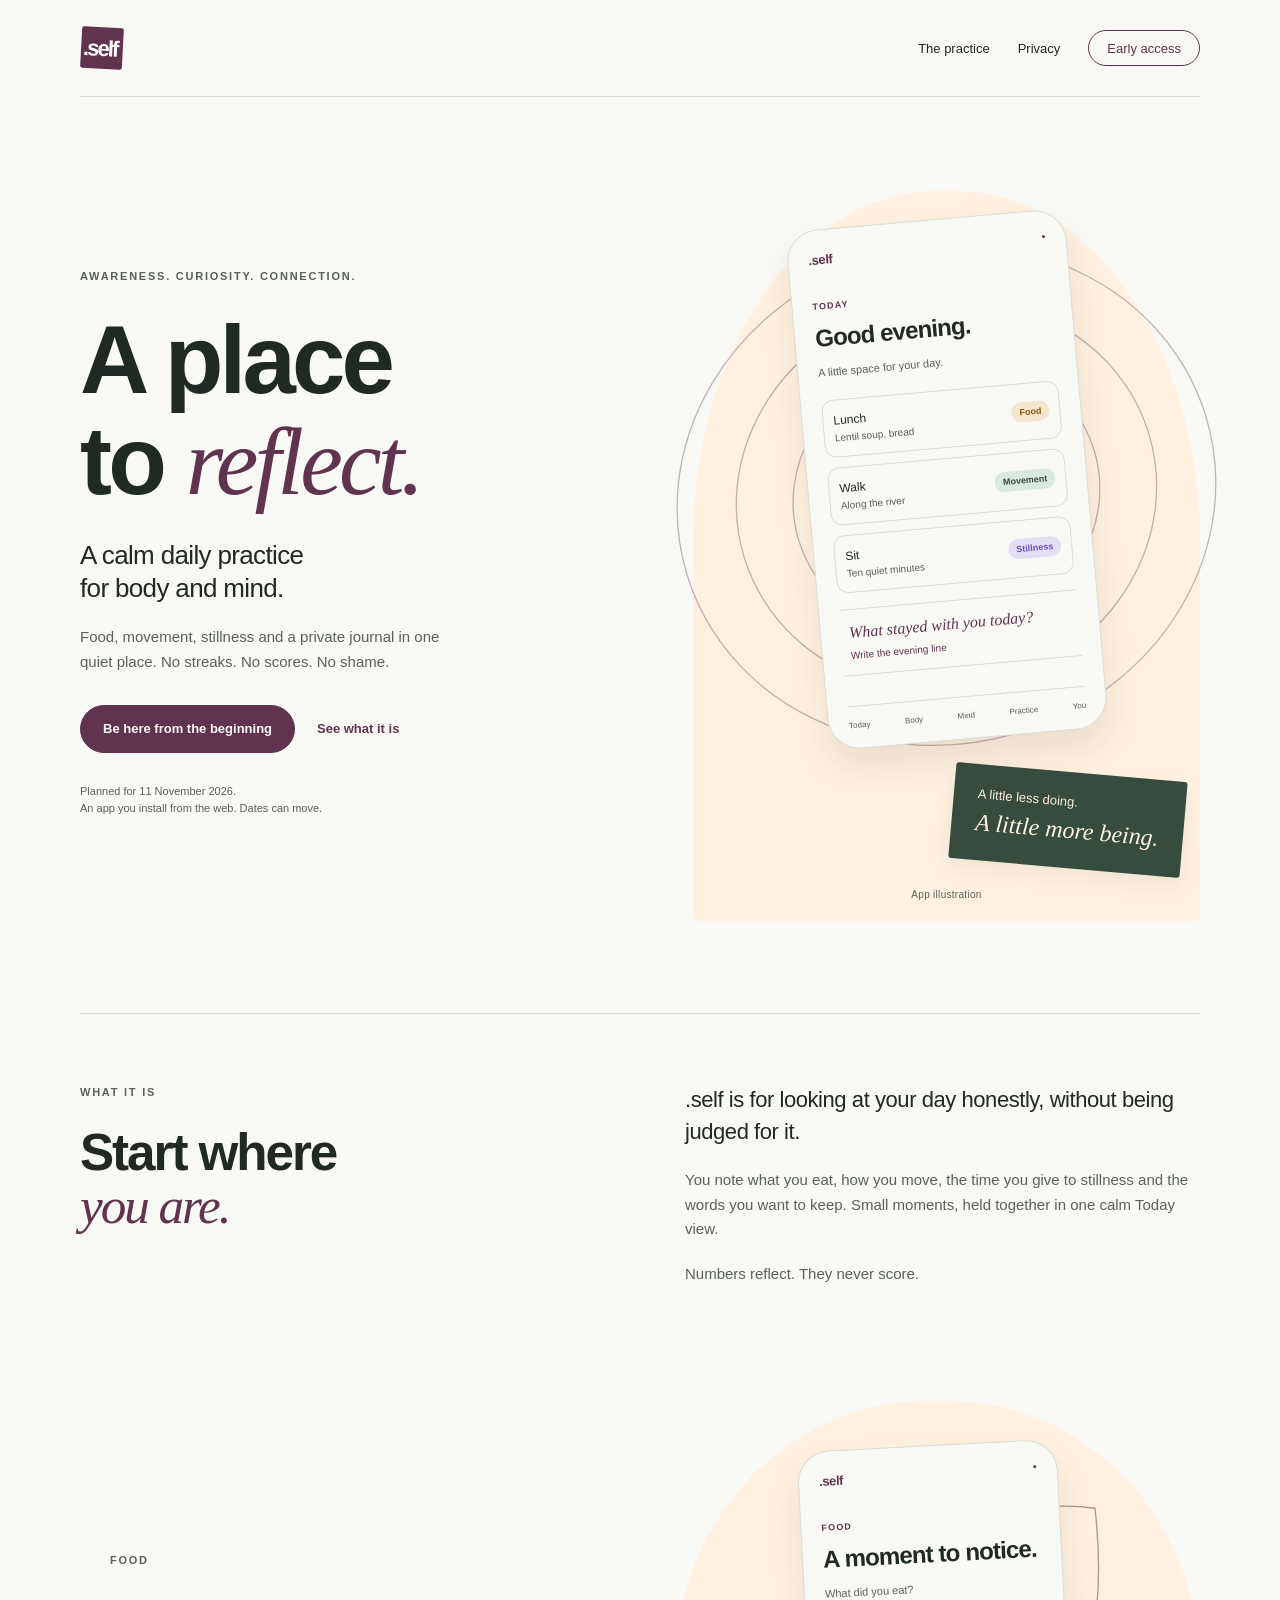
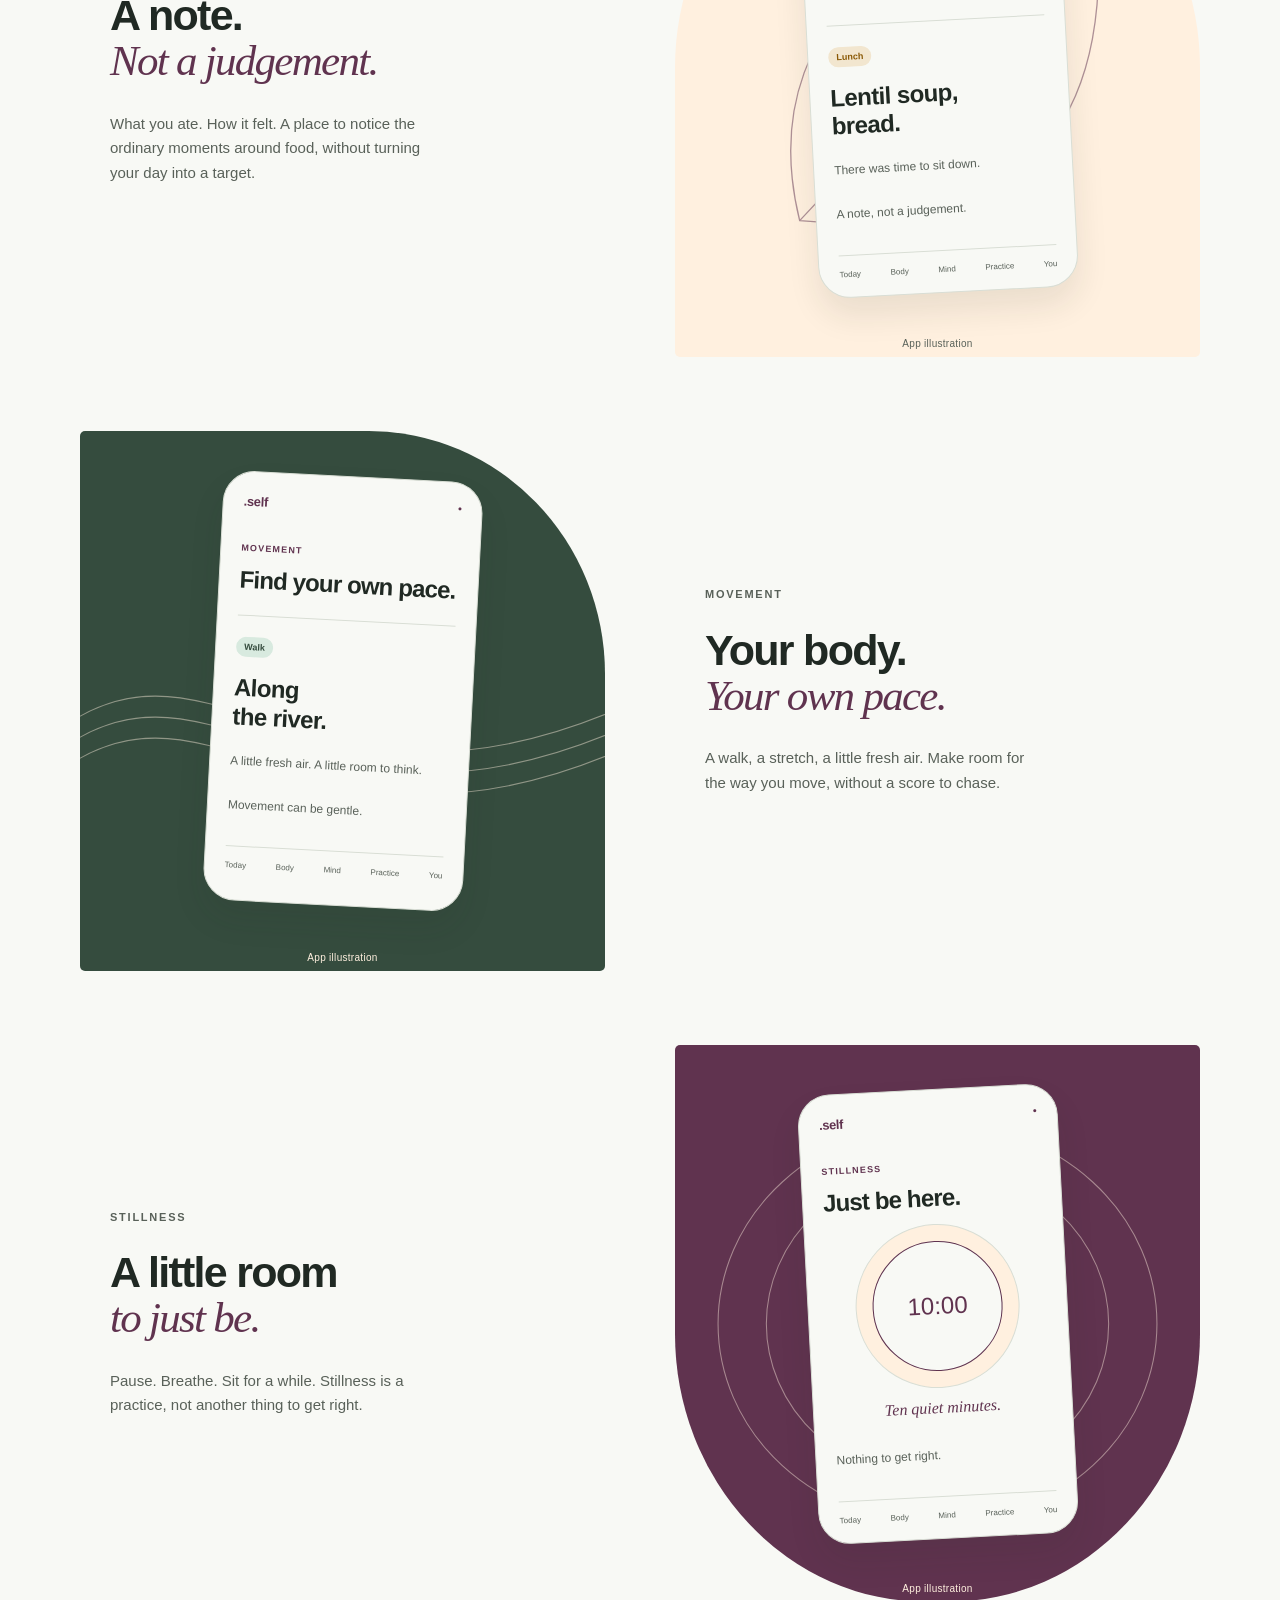
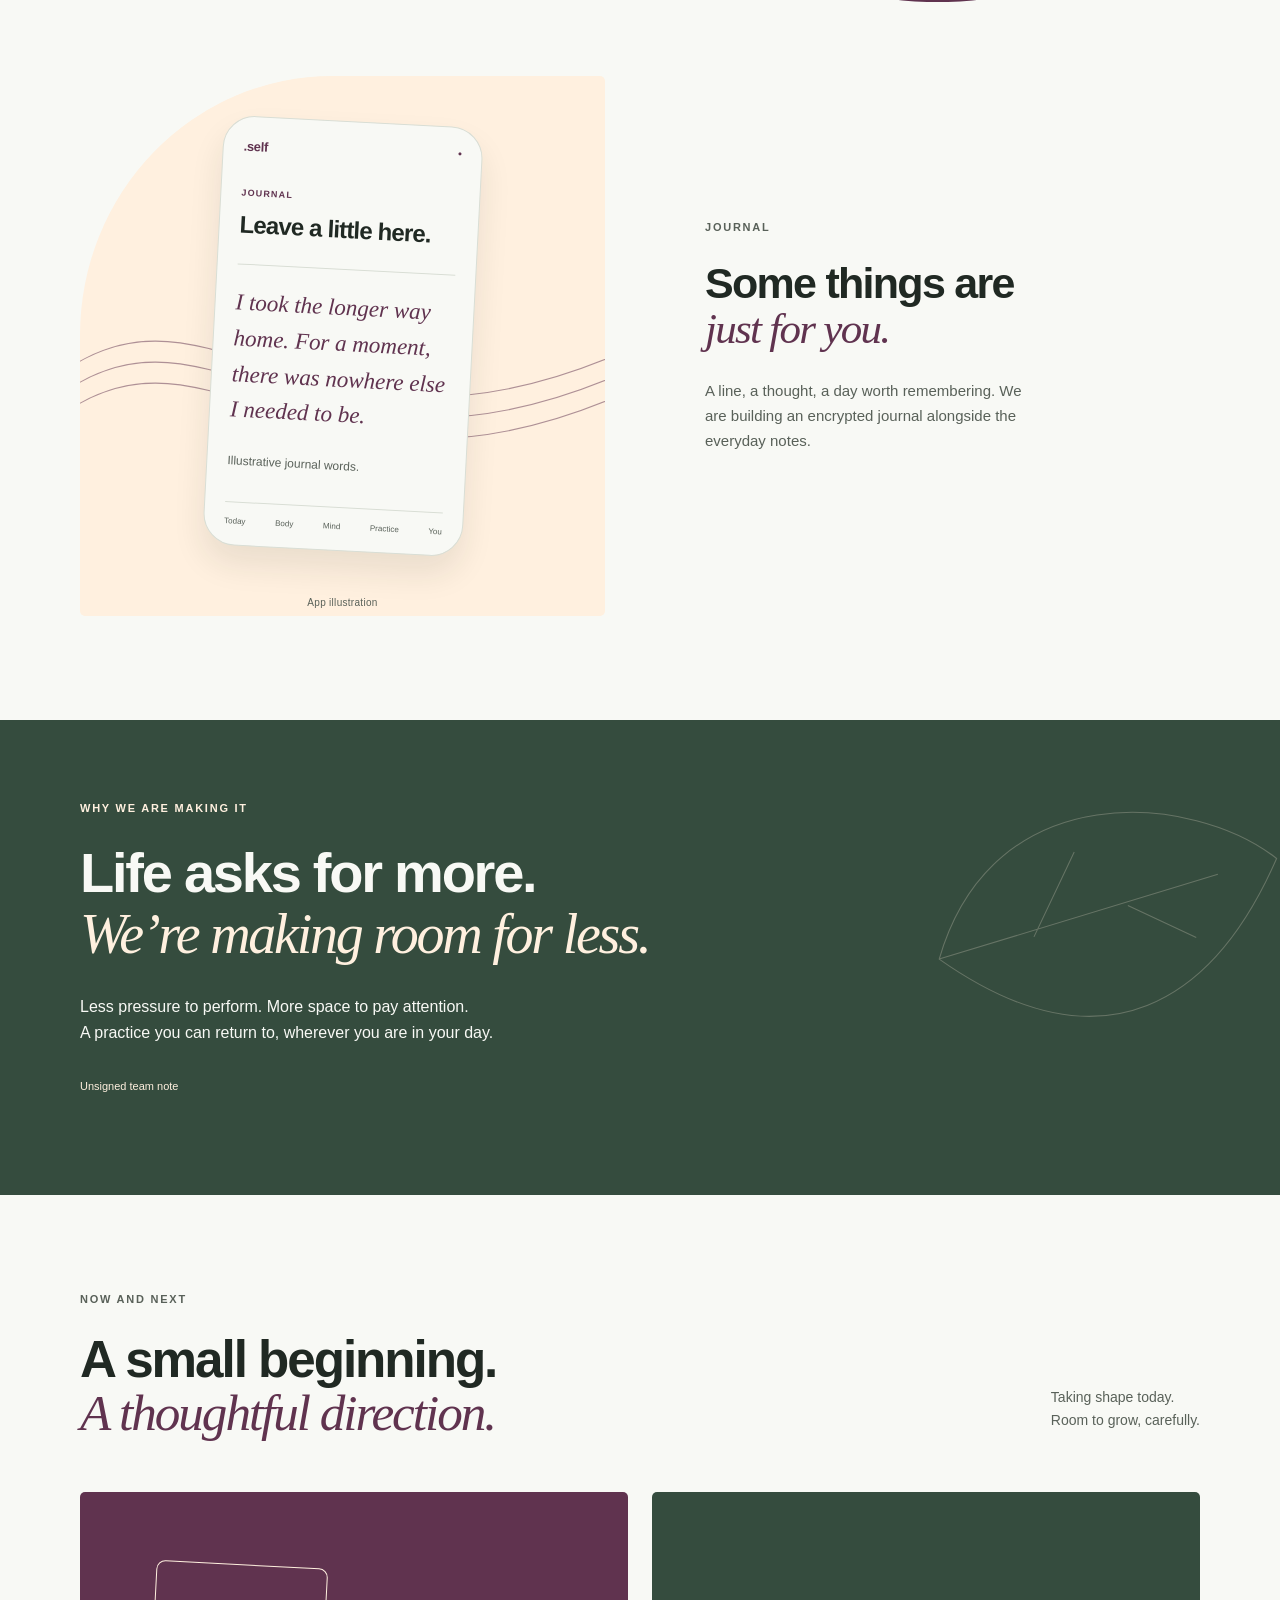
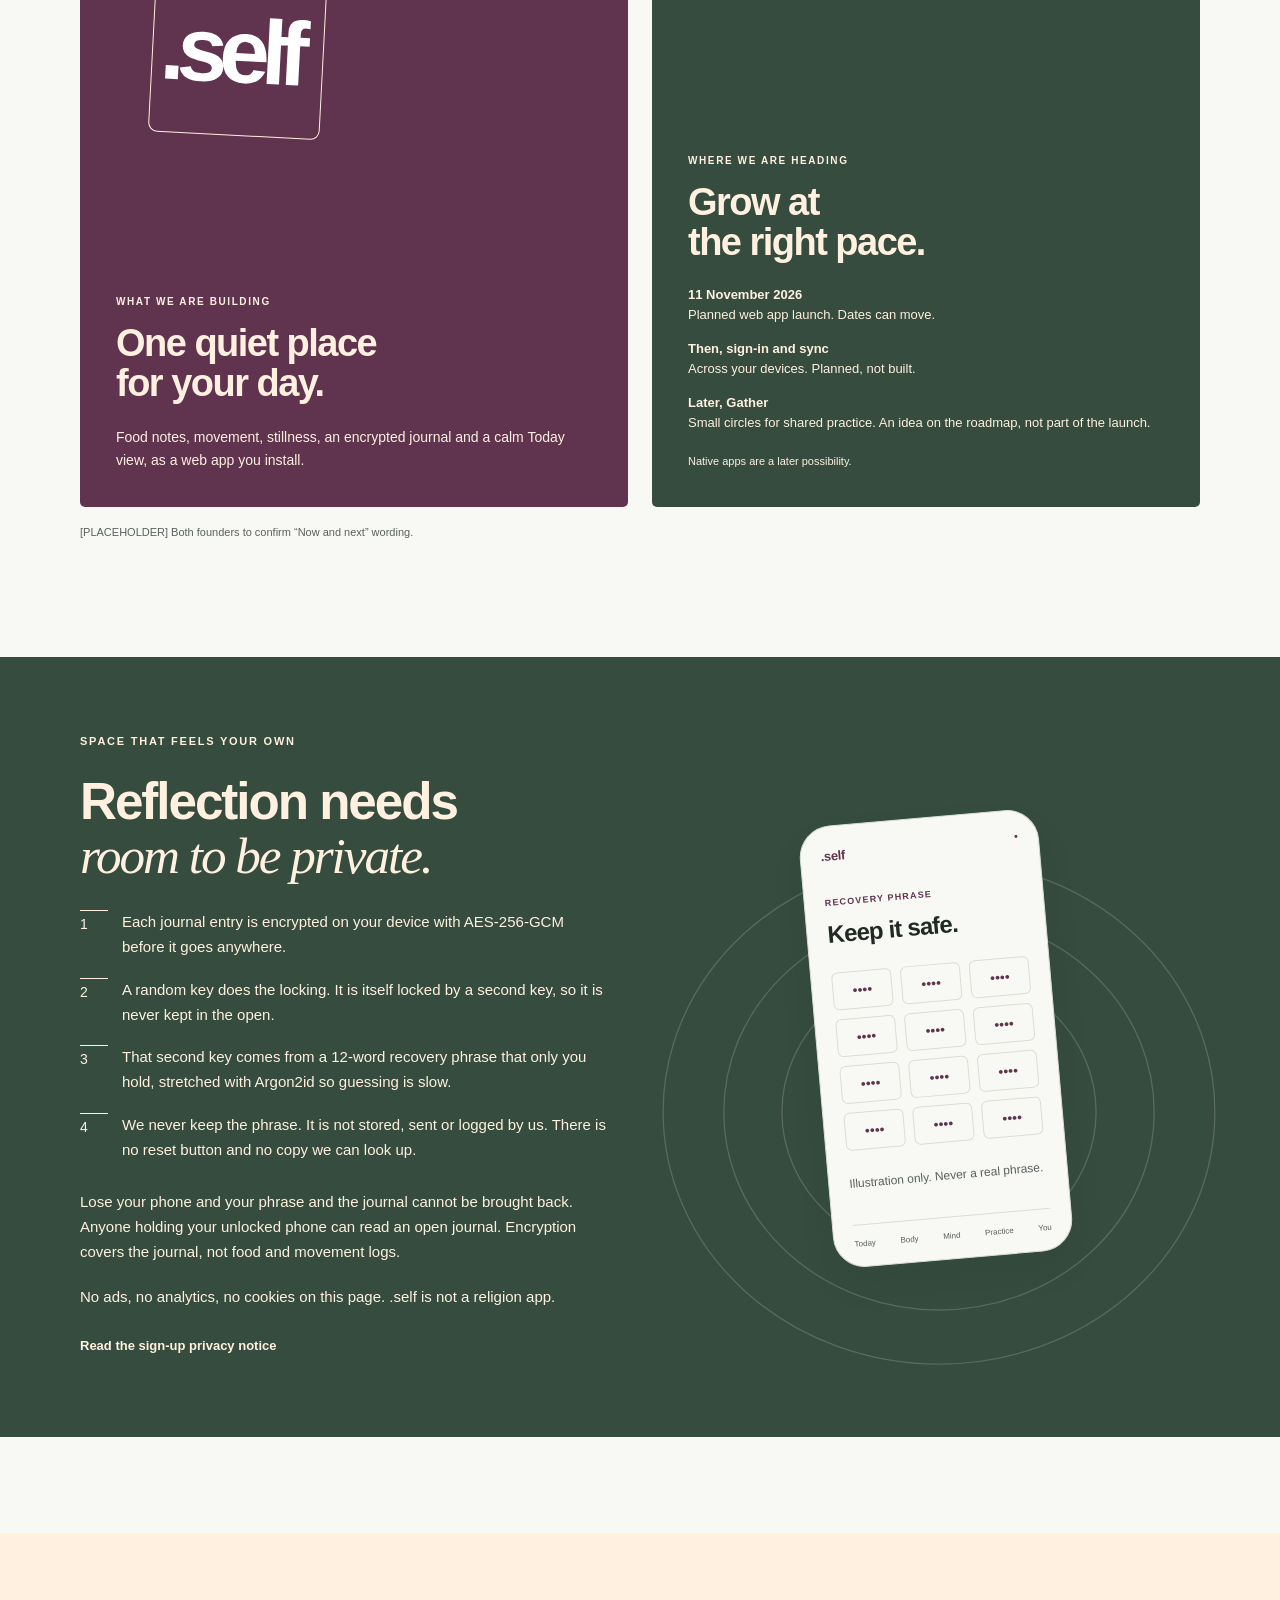
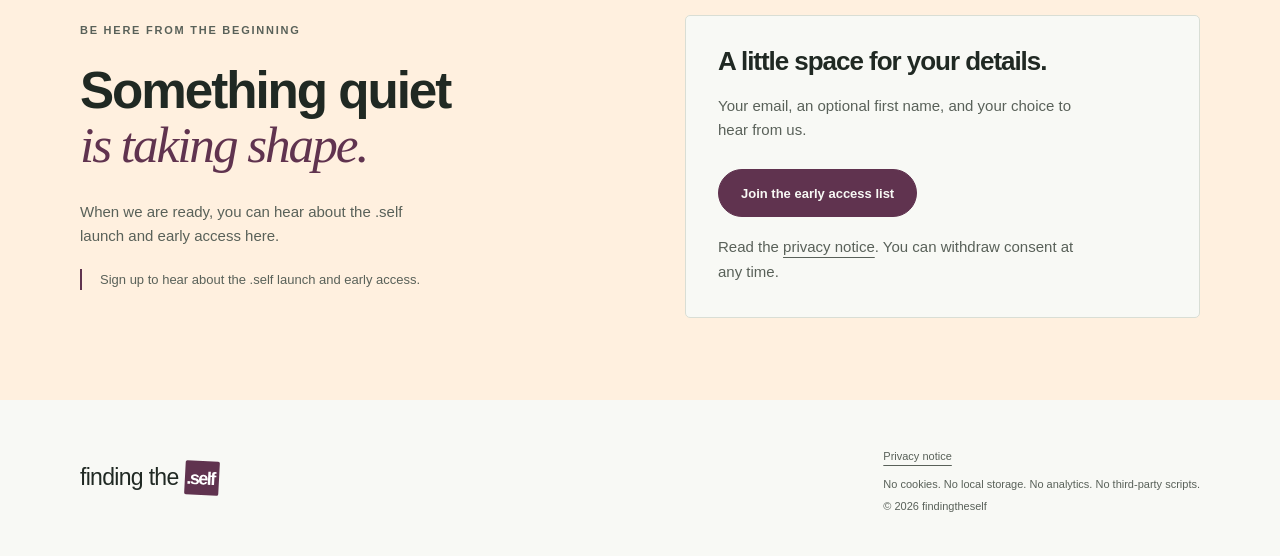
<file: index.html>
<!doctype html>
<html lang="en-GB"><head><meta charset="utf-8"><meta name="viewport" content="width=device-width, initial-scale=1"><meta name="robots" content="noindex, nofollow"><meta http-equiv="Content-Security-Policy" content="default-src 'none'; style-src 'self'; img-src 'self' data:; form-action 'self'; connect-src 'self'; base-uri 'none'; script-src 'none'"><title>.self | A place to reflect</title><meta name="description" content="A calm daily practice for body and mind. Food, movement, stillness and a journal. Planned web app launch on 11 November 2026."><!-- BEGIN CANONICAL_ORIGIN --><link rel="canonical" href="https://findingtheself.app/"><meta property="og:url" content="https://findingtheself.app/"><meta property="og:image" content="https://findingtheself.app/assets/og.png"><meta name="twitter:image" content="https://findingtheself.app/assets/og.png"><!-- END CANONICAL_ORIGIN -->
<meta property="og:type" content="website"><meta property="og:title" content=".self | A place to reflect"><meta property="og:description" content="A calm daily practice for body and mind. Food, movement, stillness and a journal. Planned web app launch on 11 November 2026."><meta property="og:image:width" content="1200"><meta property="og:image:height" content="630"><meta property="og:image:alt" content=".self. A place to reflect."><meta name="twitter:card" content="summary_large_image"><meta name="twitter:title" content=".self | A place to reflect"><meta name="twitter:description" content="A calm daily practice for body and mind. Food, movement, stillness and a journal. Planned web app launch on 11 November 2026."><link rel="icon" href="assets/favicon.svg" type="image/svg+xml"><link rel="icon" href="assets/favicon.png" sizes="32x32"><link rel="apple-touch-icon" href="assets/touch-icon.png"><meta name="theme-color" content="#60334F"><link rel="stylesheet" href="style.css"></head><body>
<a class="skip" href="#main">Skip to content</a>
<header class="header wrap"><a class="logo" href="index.html" aria-label=".self home"><img src="assets/badge-slant.svg" alt=".self" width="44" height="44"></a><nav aria-label="Main"><a href="index.html#practice">The practice</a><a href="index.html#privacy">Privacy</a><a class="nav-cta" href="index.html#early-access">Early access </a></nav></header>
<main id="main" tabindex="-1">
<section class="hero wrap" aria-labelledby="hero-title"><div class="hero-copy"><p class="eyebrow">Awareness. Curiosity. Connection.</p><h1 id="hero-title">A place<br>to <em>reflect.</em></h1><p class="hero-lead">A calm daily practice<br>for body and mind.</p><p class="hero-description">Food, movement, stillness and a private journal in one quiet place. No streaks. No scores. No shame.</p><div class="actions"><a class="button" href="#early-access">Be here from the beginning </a><a class="text-link" href="#practice">See what it is </a></div><p class="launch-note">Planned for 11 November 2026.<br>An app you install from the web. Dates can move.</p></div><div class="hero-art"><svg class="zen rings" viewBox="0 0 500 500" aria-hidden="true"><ellipse cx="250" cy="250" rx="209" ry="191"/><ellipse cx="250" cy="250" rx="163" ry="150"/><ellipse cx="250" cy="250" rx="119" ry="109"/><ellipse cx="250" cy="250" rx="74" ry="69"/></svg><div class="phone today-phone" role="img" aria-label="Today: lunch of lentil soup and bread, a walk along the river, ten quiet minutes, and a prompt to write. Illustrative app screen, not a working app."><div class="phone-top"><span>.self</span><span aria-hidden="true">●</span></div><p class="screen-label">TODAY</p><p class="screen-title">Good evening.</p><p class="screen-intro">A little space for your day.</p><div class="entry"><div>Lunch<small>Lentil soup, bread</small></div><span class="badge food">Food</span></div><div class="entry"><div>Walk<small>Along the river</small></div><span class="badge movement">Movement</span></div><div class="entry"><div>Sit<small>Ten quiet minutes</small></div><span class="badge stillness">Stillness</span></div><div class="journal-prompt">What stayed with you today?<small>Write the evening line</small></div><div class="phone-nav" aria-hidden="true"><span>Today</span><span>Body</span><span>Mind</span><span>Practice</span><span>You</span></div></div><div class="floating-note"><span>A little less doing.</span><em>A little more being.</em></div><span class="illustration-label">App illustration</span></div></section>
<section class="intro wrap" id="practice" aria-labelledby="intro-title"><div><p class="eyebrow">What it is</p><h2 id="intro-title">Start where<br><em>you are.</em></h2></div><div class="intro-copy"><p>.self is for looking at your day honestly, without being judged for it.</p><p>You note what you eat, how you move, the time you give to stillness and the words you want to keep. Small moments, held together in one calm Today view.</p><p class="quiet">Numbers reflect. They never score.</p></div></section>
<section class="features wrap" aria-label="Four parts of the practice"><article class="feature food-row"><div class="feature-copy"><p class="eyebrow">Food</p><h3>A note.<br><em>Not a judgement.</em></h3><p>What you ate. How it felt. A place to notice the ordinary moments around food, without turning your day into a target.</p></div><div class="screen-field"><svg class="zen leaf" viewBox="0 0 400 400" aria-hidden="true"><path d="M95 308C52 134 223 56 320 70c16 142-37 255-225 238Z"/><path d="M95 308 280 110M161 246l-7-87m68 18 70-6"/></svg><div class="phone " role="img" aria-label="Food notes: lentil soup and bread, with a note that there was time to sit down. Illustrative app screen, not a working app."><div class="phone-top"><span>.self</span><span aria-hidden="true">●</span></div><p class="screen-label">FOOD</p><p class="screen-title">A moment to notice.</p><p class="screen-intro">What did you eat?</p><div class="screen-card"><span class="badge food">Lunch</span><p class="screen-subtitle">Lentil soup,<br>bread.</p><p>There was time to sit down.</p></div><p class="screen-foot">A note, not a judgement.</p><div class="phone-nav" aria-hidden="true"><span>Today</span><span>Body</span><span>Mind</span><span>Practice</span><span>You</span></div></div><span class="illustration-label">App illustration</span></div></article><article class="feature movement-row"><div class="feature-copy"><p class="eyebrow">Movement</p><h3>Your body.<br><em>Your own pace.</em></h3><p>A walk, a stretch, a little fresh air. Make room for the way you move, without a score to chase.</p></div><div class="screen-field"><svg class="zen horizon" viewBox="0 0 500 400" aria-hidden="true"><path d="M-30 235c160-130 250 115 570-40M-30 255c160-130 250 115 570-40M-30 275c160-130 250 115 570-40"/><circle cx="320" cy="128" r="52"/></svg><div class="phone " role="img" aria-label="Movement notes: a walk along the river and a note about fresh air. Illustrative app screen, not a working app."><div class="phone-top"><span>.self</span><span aria-hidden="true">●</span></div><p class="screen-label">MOVEMENT</p><p class="screen-title">Find your own pace.</p><div class="screen-card"><span class="badge movement">Walk</span><p class="screen-subtitle">Along<br>the river.</p><p>A little fresh air. A little room to think.</p></div><p class="screen-foot">Movement can be gentle.</p><div class="phone-nav" aria-hidden="true"><span>Today</span><span>Body</span><span>Mind</span><span>Practice</span><span>You</span></div></div><span class="illustration-label">App illustration</span></div></article><article class="feature stillness-row"><div class="feature-copy"><p class="eyebrow">Stillness</p><h3>A little room<br><em>to just be.</em></h3><p>Pause. Breathe. Sit for a while. Stillness is a practice, not another thing to get right.</p></div><div class="screen-field"><svg class="zen rings" viewBox="0 0 500 500" aria-hidden="true"><ellipse cx="250" cy="250" rx="209" ry="191"/><ellipse cx="250" cy="250" rx="163" ry="150"/><ellipse cx="250" cy="250" rx="119" ry="109"/><ellipse cx="250" cy="250" rx="74" ry="69"/></svg><div class="phone " role="img" aria-label="Stillness: a quiet breathing circle and ten quiet minutes. Illustrative app screen, not a working app."><div class="phone-top"><span>.self</span><span aria-hidden="true">●</span></div><p class="screen-label">STILLNESS</p><p class="screen-title">Just be here.</p><div class="screen-breath" aria-hidden="true"><span>10:00</span></div><p class="screen-centre">Ten quiet minutes.</p><p class="screen-foot">Nothing to get right.</p><div class="phone-nav" aria-hidden="true"><span>Today</span><span>Body</span><span>Mind</span><span>Practice</span><span>You</span></div></div><span class="illustration-label">App illustration</span></div></article><article class="feature journal-row"><div class="feature-copy"><p class="eyebrow">Journal</p><h3>Some things are<br><em>just for you.</em></h3><p>A line, a thought, a day worth remembering. We are building an encrypted journal alongside the everyday notes.</p></div><div class="screen-field"><svg class="zen horizon" viewBox="0 0 500 400" aria-hidden="true"><path d="M-30 235c160-130 250 115 570-40M-30 255c160-130 250 115 570-40M-30 275c160-130 250 115 570-40"/><circle cx="320" cy="128" r="52"/></svg><div class="phone " role="img" aria-label="Journal: an illustrative reflection about taking a slower walk home. Illustrative app screen, not a working app."><div class="phone-top"><span>.self</span><span aria-hidden="true">●</span></div><p class="screen-label">JOURNAL</p><p class="screen-title">Leave a little here.</p><div class="journal-lines"><p>I took the longer way home. For a moment, there was nowhere else I needed to be.</p></div><p class="screen-foot">Illustrative journal words.</p><div class="phone-nav" aria-hidden="true"><span>Today</span><span>Body</span><span>Mind</span><span>Practice</span><span>You</span></div></div><span class="illustration-label">App illustration</span></div></article></section>
<section class="why" aria-labelledby="why-title"><div class="wrap why-inner"><p class="eyebrow">Why we are making it</p><h2 id="why-title">Life asks for more.<br><em>We’re making room for less.</em></h2><p>Less pressure to perform. More space to pay attention.<br>A practice you can return to, wherever you are in your day.</p><p class="team-note">Unsigned team note</p><svg class="zen leaf" viewBox="0 0 400 400" aria-hidden="true"><path d="M95 308C52 134 223 56 320 70c16 142-37 255-225 238Z"/><path d="M95 308 280 110M161 246l-7-87m68 18 70-6"/></svg></div></section>
<section class="now-next wrap" id="launch" aria-labelledby="next-title"><div class="section-heading"><div><p class="eyebrow">Now and next</p><h2 id="next-title">A small beginning.<br><em>A thoughtful direction.</em></h2></div><p>Taking shape today.<br>Room to grow, carefully.</p></div><div class="tiles"><article class="tile plum"><img class="tile-badge" src="assets/badge-slant-outline.svg" alt=".self" width="180" height="180"><div><p class="eyebrow">What we are building</p><h3>One quiet place<br>for your day.</h3><p>Food notes, movement, stillness, an encrypted journal and a calm Today view, as a web app you install.</p></div></article><article class="tile forest tile-text-only"><!-- Restore a tile badge here if founders prefer both. --><div><p class="eyebrow">Where we are heading</p><h3>Grow at<br>the right pace.</h3><ul><li><strong>11 November 2026</strong><br>Planned web app launch. Dates can move.</li><li><strong>Then, sign-in and sync</strong><br>Across your devices. Planned, not built.</li><li><strong>Later, Gather</strong><br>Small circles for shared practice. An idea on the roadmap, not part of the launch.</li></ul><p class="tile-small">Native apps are a later possibility.</p></div></article></div><p class="approval-note">[PLACEHOLDER] Both founders to confirm “Now and next” wording.</p></section>
<section class="privacy-band" id="privacy" aria-labelledby="privacy-title"><div class="privacy-section wrap"><div class="privacy-art"><svg class="zen rings" viewBox="0 0 500 500" aria-hidden="true"><ellipse cx="250" cy="250" rx="209" ry="191"/><ellipse cx="250" cy="250" rx="163" ry="150"/><ellipse cx="250" cy="250" rx="119" ry="109"/><ellipse cx="250" cy="250" rx="74" ry="69"/></svg><div class="phone recovery-phone" role="img" aria-label="Recovery phrase: twelve hidden words represented by dots; no real recovery phrase is shown. Illustrative app screen, not a working app."><div class="phone-top"><span>.self</span><span aria-hidden="true">●</span></div><p class="screen-label">RECOVERY PHRASE</p><p class="screen-title">Keep it safe.</p><div class="phrase-dots" aria-hidden="true"><span>••••</span><span>••••</span><span>••••</span><span>••••</span><span>••••</span><span>••••</span><span>••••</span><span>••••</span><span>••••</span><span>••••</span><span>••••</span><span>••••</span></div><p class="screen-foot">Illustration only. Never a real phrase.</p><div class="phone-nav" aria-hidden="true"><span>Today</span><span>Body</span><span>Mind</span><span>Practice</span><span>You</span></div></div></div><div class="privacy-copy"><p class="eyebrow">Space that feels your own</p><h2 id="privacy-title">Reflection needs<br><em>room to be private.</em></h2><ol class="privacy-steps"><li><p>Each journal entry is encrypted on your device with AES-256-GCM before it goes anywhere.</p></li><li><p>A random key does the locking. It is itself locked by a second key, so it is never kept in the open.</p></li><li><p>That second key comes from a 12-word recovery phrase that only you hold, stretched with Argon2id so guessing is slow.</p></li><li><p>We never keep the phrase. It is not stored, sent or logged by us. There is no reset button and no copy we can look up.</p></li></ol><p>Lose your phone and your phrase and the journal cannot be brought back. Anyone holding your unlocked phone can read an open journal. Encryption covers the journal, not food and movement logs.</p><p>No ads, no analytics, no cookies on this page. .self is not a religion app.</p><a class="text-link" href="privacy.html">Read the sign-up privacy notice </a></div></div></section>
<section class="early-access" id="early-access" aria-labelledby="access-title"><div class="wrap access-inner"><div><p class="eyebrow">Be here from the beginning</p><h2 id="access-title">Something quiet<br><em>is taking shape.</em></h2><p>When we are ready, you can hear about the .self launch and early access here.</p><p class="signup-status" id="signup-status" role="status" aria-live="polite">Sign up to hear about the .self launch and early access.</p></div><div class="form-card"><h3>A little space for your details.</h3><p>Your email, an optional first name, and your choice to hear from us.</p><a class="button" id="signup-open" href="signup.php">Join the early access list</a><p class="form-privacy">Read the <a href="privacy.html">privacy notice</a>. You can withdraw consent at any time.</p><template id="signup-form-template"><form method="post" action="signup.php" aria-describedby="signup-status"><fieldset disabled><legend>Early access</legend><label for="first-name">First name <span>(optional)</span></label><input id="first-name" name="first_name" type="text" autocomplete="given-name" maxlength="80"><label for="email">Email address</label><input id="email" name="email" type="email" autocomplete="email" maxlength="254" required><div class="honeypot" aria-hidden="true"><label for="website">Leave this empty</label><input id="website" name="website" type="text" tabindex="-1" autocomplete="off"></div><input name="time_token" type="hidden" value=""><label class="consent" for="consent"><input id="consent" name="consent" type="checkbox" value="launch-v1" required><span>I agree to receive emails about the .self launch and early access. I can withdraw my consent at any time.</span></label><button class="button" type="submit">Sign-up opens after approval</button></fieldset><p class="form-privacy">Read the <a href="privacy.html">privacy notice</a>. No details are collected while sign-up is closed.</p></form></template></div></div></section>
</main><footer class="footer wrap"><a class="footer-lockup" href="index.html" aria-label="finding the .self home"><span>finding the</span><img src="assets/badge-slant.svg" alt=".self" width="36" height="36"></a><div class="footer-details"><a href="privacy.html">Privacy notice</a><span>No cookies. No local storage. No analytics. No third-party scripts.</span><span>© 2026 findingtheself</span></div></footer></body></html>
</file>
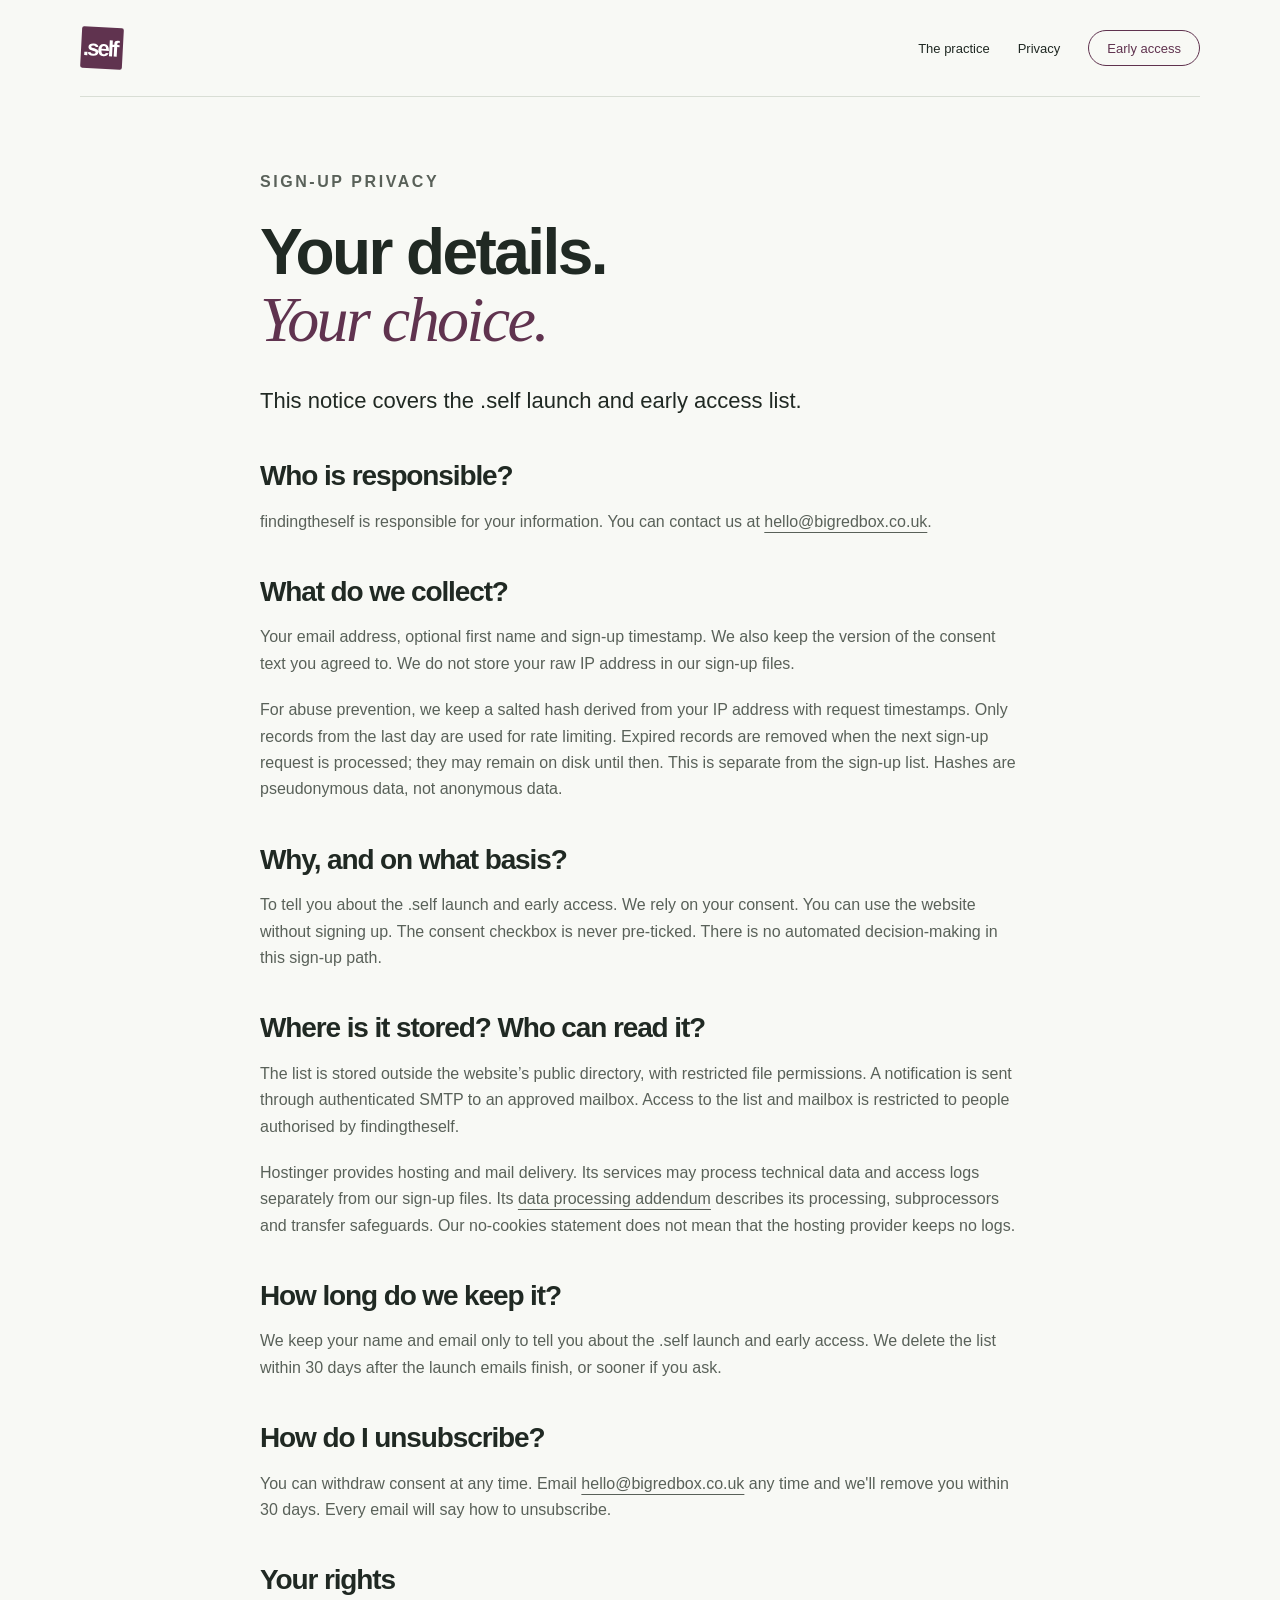
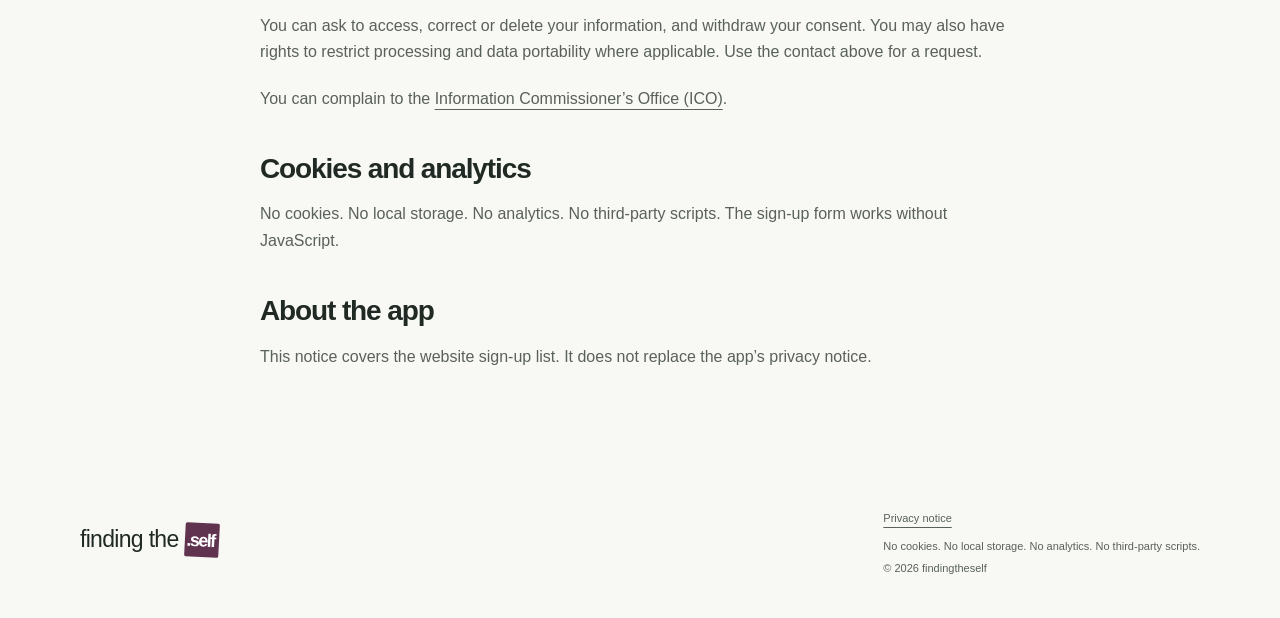
<file: privacy.html>
<!doctype html>
<html lang="en-GB"><head><meta charset="utf-8"><meta name="viewport" content="width=device-width, initial-scale=1"><meta name="robots" content="noindex, nofollow"><meta http-equiv="Content-Security-Policy" content="default-src 'none'; style-src 'self'; img-src 'self' data:; form-action 'self'; connect-src 'self'; base-uri 'none'; script-src 'none'"><title>.self | Sign-up privacy notice</title><meta name="description" content="Privacy notice for the .self launch and early access list."><!-- BEGIN CANONICAL_ORIGIN --><link rel="canonical" href="https://findingtheself.app/privacy.html"><meta property="og:url" content="https://findingtheself.app/privacy.html"><meta property="og:image" content="https://findingtheself.app/assets/og.png"><meta name="twitter:image" content="https://findingtheself.app/assets/og.png"><!-- END CANONICAL_ORIGIN -->
<meta property="og:type" content="website"><meta property="og:title" content=".self | Sign-up privacy notice"><meta property="og:description" content="Privacy notice for the .self launch and early access list."><meta property="og:image:width" content="1200"><meta property="og:image:height" content="630"><meta property="og:image:alt" content=".self. A place to reflect."><meta name="twitter:card" content="summary_large_image"><meta name="twitter:title" content=".self | Sign-up privacy notice"><meta name="twitter:description" content="Privacy notice for the .self launch and early access list."><link rel="icon" href="assets/favicon.svg" type="image/svg+xml"><link rel="icon" href="assets/favicon.png" sizes="32x32"><link rel="apple-touch-icon" href="assets/touch-icon.png"><meta name="theme-color" content="#60334F"><link rel="stylesheet" href="style.css"></head><body>
<a class="skip" href="#main">Skip to content</a>
<header class="header wrap"><a class="logo" href="index.html" aria-label=".self home"><img src="assets/badge-slant.svg" alt=".self" width="44" height="44"></a><nav aria-label="Main"><a href="index.html#practice">The practice</a><a href="index.html#privacy">Privacy</a><a class="nav-cta" href="index.html#early-access">Early access </a></nav></header><main id="main" tabindex="-1" class="document wrap"><p class="eyebrow">Sign-up privacy</p><h1>Your details.<br><em>Your choice.</em></h1><p class="document-lead">This notice covers the .self launch and early access list.</p>
<h2>Who is responsible?</h2><p>findingtheself is responsible for your information. You can contact us at <a href="mailto:hello@bigredbox.co.uk">hello@bigredbox.co.uk</a>.</p>
<h2>What do we collect?</h2><p>Your email address, optional first name and sign-up timestamp. We also keep the version of the consent text you agreed to. We do not store your raw IP address in our sign-up files.</p><p>For abuse prevention, we keep a salted hash derived from your IP address with request timestamps. Only records from the last day are used for rate limiting. Expired records are removed when the next sign-up request is processed; they may remain on disk until then. This is separate from the sign-up list. Hashes are pseudonymous data, not anonymous data.</p>
<h2>Why, and on what basis?</h2><p>To tell you about the .self launch and early access. We rely on your consent. You can use the website without signing up. The consent checkbox is never pre-ticked. There is no automated decision-making in this sign-up path.</p>
<h2>Where is it stored? Who can read it?</h2><p>The list is stored outside the website’s public directory, with restricted file permissions. A notification is sent through authenticated SMTP to an approved mailbox. Access to the list and mailbox is restricted to people authorised by findingtheself.</p><p>Hostinger provides hosting and mail delivery. Its services may process technical data and access logs separately from our sign-up files. Its <a href="https://www.hostinger.com/legal/dpa">data processing addendum</a> describes its processing, subprocessors and transfer safeguards. Our no-cookies statement does not mean that the hosting provider keeps no logs.</p>
<h2>How long do we keep it?</h2><p>We keep your name and email only to tell you about the .self launch and early access. We delete the list within 30 days after the launch emails finish, or sooner if you ask.</p>
<h2>How do I unsubscribe?</h2><p>You can withdraw consent at any time. Email <a href="mailto:hello@bigredbox.co.uk">hello@bigredbox.co.uk</a> any time and we'll remove you within 30 days. Every email will say how to unsubscribe.</p>
<h2>Your rights</h2><p>You can ask to access, correct or delete your information, and withdraw your consent. You may also have rights to restrict processing and data portability where applicable. Use the contact above for a request.</p><p>You can complain to the <a href="https://ico.org.uk/make-a-complaint/">Information Commissioner’s Office (ICO)</a>.</p>
<h2>Cookies and analytics</h2><p>No cookies. No local storage. No analytics. No third-party scripts. The sign-up form works without JavaScript.</p>
<h2>About the app</h2><p>This notice covers the website sign-up list. It does not replace the app’s privacy notice.</p></main><footer class="footer wrap"><a class="footer-lockup" href="index.html" aria-label="finding the .self home"><span>finding the</span><img src="assets/badge-slant.svg" alt=".self" width="36" height="36"></a><div class="footer-details"><a href="privacy.html">Privacy notice</a><span>No cookies. No local storage. No analytics. No third-party scripts.</span><span>© 2026 findingtheself</span></div></footer></body></html>
</file>
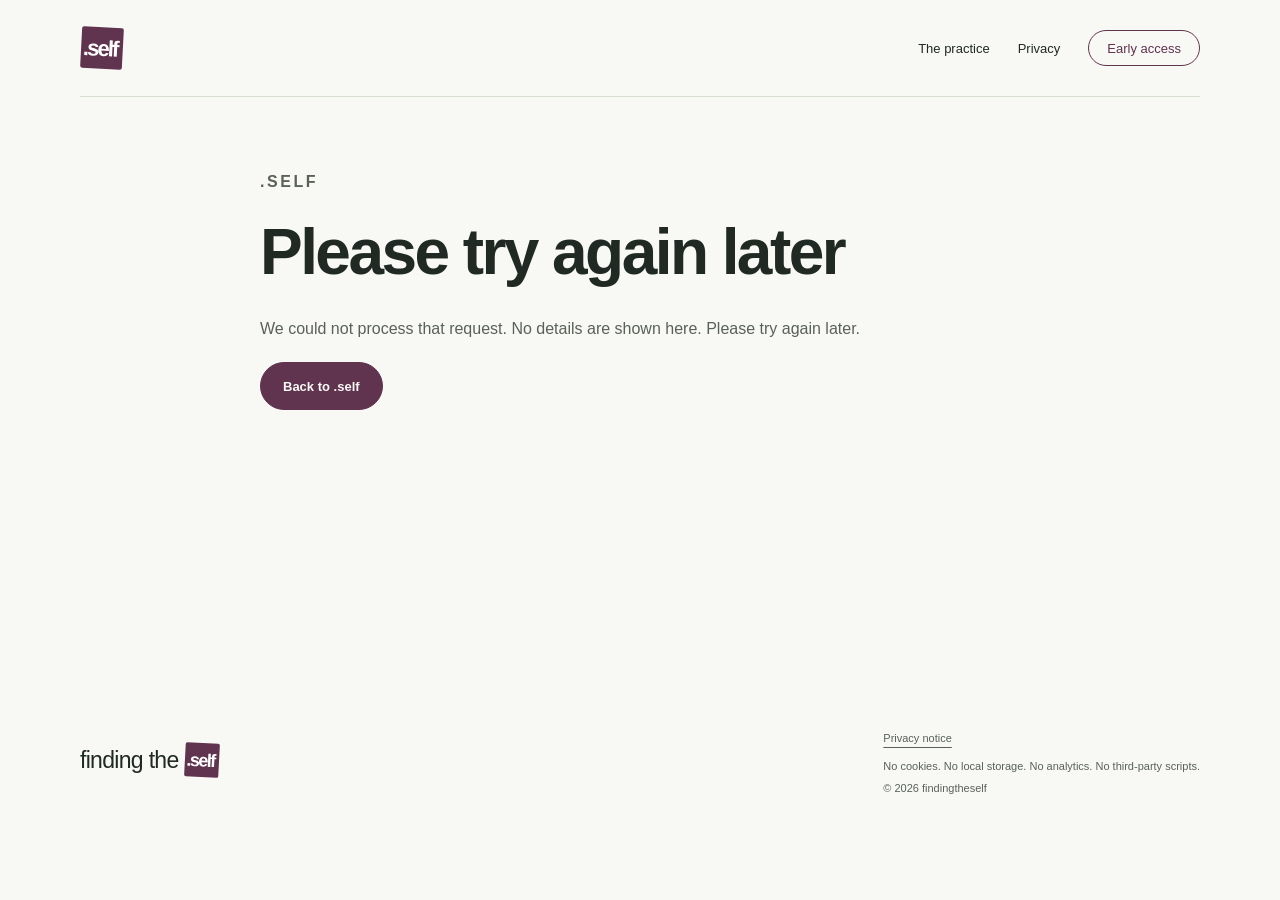
<file: signup-error.html>
<!doctype html>
<html lang="en-GB"><head><meta charset="utf-8"><meta name="viewport" content="width=device-width, initial-scale=1"><meta name="robots" content="noindex, nofollow"><meta http-equiv="Content-Security-Policy" content="default-src 'none'; style-src 'self'; img-src 'self' data:; form-action 'self'; connect-src 'self'; base-uri 'none'; script-src 'none'"><title>.self | Please try again later</title><meta name="description" content="Return to .self, a place to reflect."><!-- BEGIN CANONICAL_ORIGIN --><link rel="canonical" href="https://findingtheself.app/signup-error.html"><meta property="og:url" content="https://findingtheself.app/signup-error.html"><meta property="og:image" content="https://findingtheself.app/assets/og.png"><meta name="twitter:image" content="https://findingtheself.app/assets/og.png"><!-- END CANONICAL_ORIGIN -->
<meta property="og:type" content="website"><meta property="og:title" content=".self | Please try again later"><meta property="og:description" content="Return to .self, a place to reflect."><meta property="og:image:width" content="1200"><meta property="og:image:height" content="630"><meta property="og:image:alt" content=".self. A place to reflect."><meta name="twitter:card" content="summary_large_image"><meta name="twitter:title" content=".self | Please try again later"><meta name="twitter:description" content="Return to .self, a place to reflect."><link rel="icon" href="assets/favicon.svg" type="image/svg+xml"><link rel="icon" href="assets/favicon.png" sizes="32x32"><link rel="apple-touch-icon" href="assets/touch-icon.png"><meta name="theme-color" content="#60334F"><link rel="stylesheet" href="style.css"></head><body>
<a class="skip" href="#main">Skip to content</a>
<header class="header wrap"><a class="logo" href="index.html" aria-label=".self home"><img src="assets/badge-slant.svg" alt=".self" width="44" height="44"></a><nav aria-label="Main"><a href="index.html#practice">The practice</a><a href="index.html#privacy">Privacy</a><a class="nav-cta" href="index.html#early-access">Early access </a></nav></header><main id="main" tabindex="-1" class="document wrap short-page"><p class="eyebrow">.self</p><h1>Please try again later</h1><p role="status" aria-live="polite">We could not process that request. No details are shown here. Please try again later.</p><a class="button" href="index.html">Back to .self</a></main><footer class="footer wrap"><a class="footer-lockup" href="index.html" aria-label="finding the .self home"><span>finding the</span><img src="assets/badge-slant.svg" alt=".self" width="36" height="36"></a><div class="footer-details"><a href="privacy.html">Privacy notice</a><span>No cookies. No local storage. No analytics. No third-party scripts.</span><span>© 2026 findingtheself</span></div></footer></body></html>
</file>
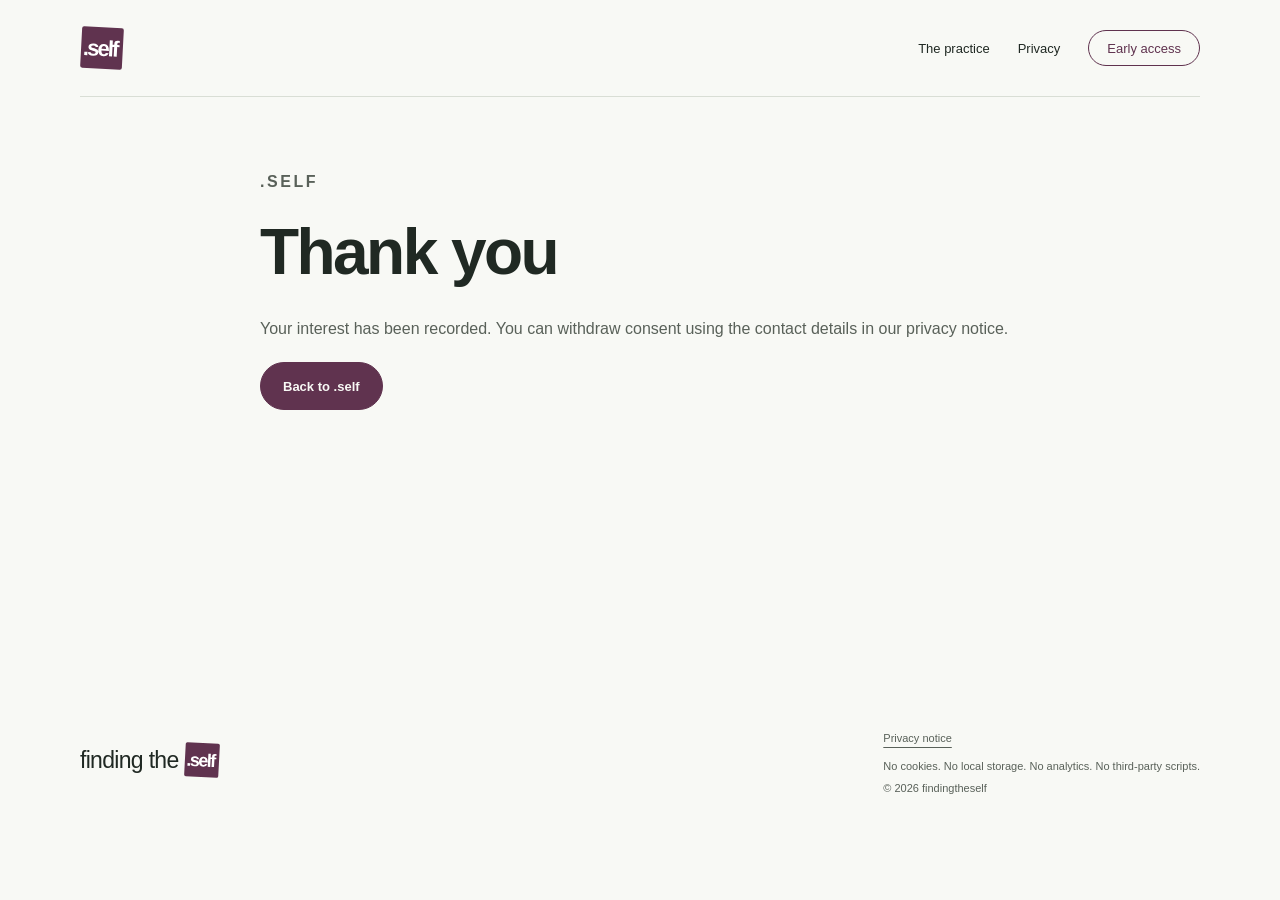
<file: thank-you.html>
<!doctype html>
<html lang="en-GB"><head><meta charset="utf-8"><meta name="viewport" content="width=device-width, initial-scale=1"><meta name="robots" content="noindex, nofollow"><meta http-equiv="Content-Security-Policy" content="default-src 'none'; style-src 'self'; img-src 'self' data:; form-action 'self'; connect-src 'self'; base-uri 'none'; script-src 'none'"><title>.self | Thank you</title><meta name="description" content="Return to .self, a place to reflect."><!-- BEGIN CANONICAL_ORIGIN --><link rel="canonical" href="https://findingtheself.app/thank-you.html"><meta property="og:url" content="https://findingtheself.app/thank-you.html"><meta property="og:image" content="https://findingtheself.app/assets/og.png"><meta name="twitter:image" content="https://findingtheself.app/assets/og.png"><!-- END CANONICAL_ORIGIN -->
<meta property="og:type" content="website"><meta property="og:title" content=".self | Thank you"><meta property="og:description" content="Return to .self, a place to reflect."><meta property="og:image:width" content="1200"><meta property="og:image:height" content="630"><meta property="og:image:alt" content=".self. A place to reflect."><meta name="twitter:card" content="summary_large_image"><meta name="twitter:title" content=".self | Thank you"><meta name="twitter:description" content="Return to .self, a place to reflect."><link rel="icon" href="assets/favicon.svg" type="image/svg+xml"><link rel="icon" href="assets/favicon.png" sizes="32x32"><link rel="apple-touch-icon" href="assets/touch-icon.png"><meta name="theme-color" content="#60334F"><link rel="stylesheet" href="style.css"></head><body>
<a class="skip" href="#main">Skip to content</a>
<header class="header wrap"><a class="logo" href="index.html" aria-label=".self home"><img src="assets/badge-slant.svg" alt=".self" width="44" height="44"></a><nav aria-label="Main"><a href="index.html#practice">The practice</a><a href="index.html#privacy">Privacy</a><a class="nav-cta" href="index.html#early-access">Early access </a></nav></header><main id="main" tabindex="-1" class="document wrap short-page"><p class="eyebrow">.self</p><h1>Thank you</h1><p role="status" aria-live="polite">Your interest has been recorded. You can withdraw consent using the contact details in our privacy notice.</p><a class="button" href="index.html">Back to .self</a></main><footer class="footer wrap"><a class="footer-lockup" href="index.html" aria-label="finding the .self home"><span>finding the</span><img src="assets/badge-slant.svg" alt=".self" width="36" height="36"></a><div class="footer-details"><a href="privacy.html">Privacy notice</a><span>No cookies. No local storage. No analytics. No third-party scripts.</span><span>© 2026 findingtheself</span></div></footer></body></html>
</file>
<file: style.css>
:root{--paper:#F8F9F5;--ink:#202923;--plum:#60334F;--muted:#596159;--line:#D9DED5;--lime:#E8F48C;--forest:#354C3E;--deep:#47223B;--amber:#FDBA88;--cream:#FFF0DF;font-family:Arial,Helvetica,sans-serif;color:var(--ink);background:var(--paper);}
*{box-sizing:border-box}
html{scroll-behavior:smooth;scroll-padding-top:28px}
body{margin:0}
a{color:inherit;text-underline-offset:5px}
button,input{font:inherit}
a,button,input{touch-action:manipulation}
a:focus-visible,button:focus-visible,input:focus-visible{outline:3px solid var(--plum);outline-offset:5px}
p{line-height:1.65;margin:0 0 20px}
h1,h2,h3,h4{margin:0;font-weight:600}
h1,h2,h3{letter-spacing:-.04em;line-height:1.05;text-wrap:balance}
em{font-family:Georgia,serif;font-weight:400;color:var(--plum)}
.wrap{width:min(1120px,calc(100% - 96px));margin-inline:auto}
.skip{position:absolute;left:24px;top:-100px;padding:14px 20px;background:var(--paper);z-index:20}
.skip:focus{top:12px}
.header{display:flex;justify-content:space-between;align-items:center;padding-block:26px;border-bottom:1px solid var(--line)}
.logo{display:inline-flex;align-items:center;text-decoration:none}.logo img{display:block;width:44px;height:44px}
nav{display:flex;align-items:center;gap:28px}
nav a{font-size:13px;text-decoration:none;display:inline-flex;align-items:center;min-height:36px}
nav a:hover,.text-link:hover{text-decoration:underline}
.nav-cta{border:1px solid var(--plum);border-radius:30px;padding:8px 18px;gap:18px;color:var(--plum)}
.eyebrow{text-transform:uppercase;font-size:11px;font-weight:700;letter-spacing:.16em;line-height:1.6;margin-bottom:24px;color:var(--muted)}
.hero{display:grid;grid-template-columns:1.15fr 1fr;gap:30px;align-items:center;padding-top:68px;padding-bottom:92px}
.hero h1{font-size:clamp(66px,7.5vw,96px);margin-bottom:26px}
.hero-lead{font-size:26px;line-height:1.28;letter-spacing:-.025em;margin-bottom:20px}
.hero-description{font-size:15px;max-width:390px;color:var(--muted)}
.actions{display:flex;align-items:center;flex-wrap:wrap;gap:22px;margin-block:30px}
.button{display:inline-flex;align-items:center;justify-content:center;gap:24px;min-height:48px;padding:15px 22px;border:1px solid var(--plum);border-radius:32px;background:var(--plum);color:var(--paper);font-size:13px;font-weight:700;text-decoration:none;transition:background .25s,transform .25s}
.button:hover{background:var(--deep);transform:translateY(-2px)}
.text-link{display:inline-flex;align-items:center;gap:16px;min-height:32px;font-size:13px;color:var(--plum);font-weight:700;text-decoration:none}
.launch-note{font-size:11px;color:var(--muted);line-height:1.6;margin:0}
.hero-art{position:relative;background:var(--cream);border-radius:48% 48% 5px 5px;min-height:590px;display:flex;justify-content:center;align-items:center;flex-direction:column;padding:28px 26px 54px;margin-top:26px;isolation:isolate}
.zen{position:absolute;fill:none;stroke:var(--plum);stroke-width:1;pointer-events:none;z-index:-1}
.hero-art>.zen{width:128%;left:-14%;top:-20px;opacity:.35;transform:rotate(-17deg)}
.phone{background:var(--paper);border:1px solid var(--line);border-radius:32px;box-shadow:0 18px 32px #20292318;width:260px;min-height:420px;padding:22px 20px 18px;flex-shrink:0;position:relative;color:var(--ink);font-family:Arial,Helvetica,sans-serif}
.today-phone{width:280px;min-height:450px;transform:rotate(-5deg)}
.phone-top{display:flex;justify-content:space-between;font-size:13px;font-weight:700;color:var(--plum);margin-bottom:32px;letter-spacing:-.03em}
.phone-top>span:last-child{font-size:7px}
.screen-label{font-size:9px;font-weight:700;letter-spacing:.13em;color:var(--plum);margin-bottom:10px}
.phone .screen-title{font-size:24px;letter-spacing:-.035em;line-height:1.15;margin-bottom:12px}
.screen-intro{font-size:11px;color:var(--muted);margin-bottom:18px}
.entry{border:1px solid var(--line);border-radius:12px;padding:13px 10px;margin-bottom:10px;display:flex;align-items:center;justify-content:space-between;font-size:12px;gap:8px}
.entry small{display:block;font-size:10px;color:var(--muted);margin-top:5px}
.badge{font-size:9px;font-weight:700;border-radius:20px;padding:5px 8px;white-space:nowrap}
.food{color:#8A5906;background:#F2E6CF}
.movement{color:var(--forest);background:#D8EADF}
.stillness{color:#6A4FC0;background:#E4DEF5}
.journal-prompt{font-family:Georgia,serif;font-style:italic;font-size:16px;color:var(--plum);padding:14px 8px;border-block:1px solid var(--line);margin-top:16px}
.journal-prompt small{display:block;font-family:Arial,sans-serif;font-style:normal;font-size:10px;margin-top:8px}
.phone-nav{display:flex;justify-content:space-between;gap:5px;border-top:1px solid var(--line);padding-top:14px;margin-top:30px;font-size:8px;color:var(--muted)}
.floating-note{position:relative;align-self:flex-end;margin:32px -10px 0 0;background:var(--forest);color:var(--cream);padding:20px 24px;box-shadow:0 8px 20px #20292310;transform:rotate(5deg);font-size:13px;line-height:1.5;border-radius:3px}
.floating-note span,.floating-note em{display:block}
.floating-note em{font-size:24px;color:var(--cream)}
.illustration-label{position:absolute;bottom:21px;left:0;width:100%;text-align:center;font-size:10px;letter-spacing:.03em;color:var(--muted)}
.intro{border-top:1px solid var(--line);padding-block:70px 74px;display:grid;grid-template-columns:1fr 1fr;gap:90px}
h2{font-size:clamp(38px,4vw,52px);margin-bottom:28px}
.intro-copy>p:first-child{font-size:22px;line-height:1.45;letter-spacing:-.02em}
.intro-copy>p{color:var(--muted);font-size:15px}
.intro-copy>p:first-child{color:var(--ink)}
.quiet{font-size:13px;color:var(--muted)}
.features{padding-bottom:84px}
.feature{display:grid;grid-template-columns:1fr 1fr;min-height:470px;gap:70px;align-items:center;padding-block:20px}
.feature+.feature{margin-top:34px}
.feature:nth-child(even) .feature-copy{order:2}
.feature:nth-child(even) .screen-field{order:1}
.feature-copy{max-width:380px;padding-inline:30px}
.feature h3{font-size:43px;margin-bottom:28px}
.feature-copy>p:last-child{font-size:15px;color:var(--muted)}
.screen-field{position:relative;min-height:540px;overflow:visible;border-radius:5px;display:flex;justify-content:center;align-items:center;isolation:isolate;padding:44px 20px 64px}
.screen-field .phone{width:min(260px,100%);transform:rotate(-3deg);min-height:430px}
.food-row .screen-field{background:var(--cream);border-radius:48% 48% 5px 5px}
.movement-row .screen-field{background:var(--forest);border-radius:5px 45% 5px 5px}
.stillness-row .screen-field{background:var(--plum);border-radius:5px 5px 48% 48%}
.journal-row .screen-field{background:var(--cream);border-radius:48% 5px 5px 5px}
.movement-row .phone{transform:rotate(3deg)}
.journal-row .phone{transform:rotate(3deg)}
.screen-field>.zen{width:100%;height:100%;top:0;left:0;opacity:.5}
.movement-row .zen,.stillness-row .zen{stroke:var(--cream);opacity:.45}
.movement-row .illustration-label,.stillness-row .illustration-label{color:var(--cream)}
.screen-field .illustration-label{bottom:8px;z-index:2}
.screen-card{border-top:1px solid var(--line);margin-top:22px;padding-top:20px}
.phone .screen-subtitle{font-size:24px;line-height:1.2;letter-spacing:-.025em;margin-top:20px;margin-bottom:20px;color:var(--ink)}
.screen-card p,.screen-foot{font-size:12px;color:var(--muted)}
.screen-foot{margin-top:24px}
.screen-breath{display:flex;align-items:center;justify-content:center;color:var(--plum);font-size:24px;width:130px;height:130px;border:1px solid var(--plum);border-radius:50%;margin:30px auto 24px;box-shadow:0 0 0 16px var(--cream),0 0 0 17px var(--line)}
.screen-centre{text-align:center;font-family:Georgia,serif;font-style:italic;color:var(--plum)}
.journal-lines{margin-top:26px;padding-top:20px;border-top:1px solid var(--line)}
.journal-lines p{font-family:Georgia,serif;font-style:italic;font-size:23px;line-height:1.55;color:var(--plum)}
.why{background:var(--forest);color:var(--paper);padding-block:80px;overflow:hidden}
.why-inner{position:relative;isolation:isolate}
.why .eyebrow,.why em{color:var(--cream)}
.why h2{max-width:820px;font-size:56px;line-height:1.1}
.why p:not(.eyebrow){max-width:620px;font-size:16px}
.why .team-note{font-size:11px!important;margin-top:30px;color:var(--cream)}
.why .zen{right:-110px;top:-100px;width:430px;stroke:var(--cream);opacity:.24;transform:rotate(30deg)}
.now-next{padding-block:96px}
.section-heading{display:flex;align-items:flex-end;justify-content:space-between;gap:40px;margin-bottom:24px}
.section-heading>p{font-size:14px;color:var(--muted);padding-bottom:16px}
.tiles{display:grid;grid-template-columns:repeat(2,minmax(0,1fr));gap:24px}
.tile{min-width:0;border-radius:5px;min-height:615px;padding:36px;display:flex;flex-direction:column;justify-content:space-between;color:var(--cream)}
.plum{background:var(--plum)}
.forest{background:var(--forest)}
.tile-badge{display:block;width:180px;height:180px;margin:32px 32px 66px}
.tile .eyebrow{color:var(--cream);font-size:10px;margin-bottom:14px}
.tile h3{font-size:38px;margin-bottom:22px}
.tile p{font-size:14px;line-height:1.6;margin-bottom:0}
.tile ul{list-style:none;padding:0;margin:0;font-size:13px;line-height:1.55}
.tile li+li{margin-top:14px}
.tile-small{font-size:11px!important;margin-top:20px}
.approval-note{font-size:11px;color:var(--muted);margin-top:16px}
.privacy-section{display:grid;grid-template-columns:1fr 1fr;gap:84px;align-items:center;padding-block:0 96px}
.privacy-art{position:relative;isolation:isolate;display:flex;align-items:center;justify-content:center;min-height:470px;background:var(--cream);border-radius:45% 45% 5px 5px}
.privacy-art>.zen{width:125%;opacity:.32;left:-12%;top:-30px}
.recovery-phone{transform:rotate(-5deg);min-height:350px;width:240px;margin-top:-18px}
.phrase-dots{display:grid;grid-template-columns:repeat(3,1fr);gap:9px;margin-top:25px}
.phrase-dots span{border:1px solid var(--line);padding:10px 6px;border-radius:6px;font-size:14px;text-align:center;color:var(--plum)}
.privacy-copy>p:not(.eyebrow){font-size:15px;color:var(--muted)}
.privacy-copy .quiet{font-size:11px!important}
.early-access{background:var(--cream);padding-block:82px}
.access-inner{display:grid;grid-template-columns:1fr 1fr;gap:90px;align-items:center}
.access-inner>div>p:not(.eyebrow){font-size:15px;max-width:370px;color:var(--muted)}
.signup-status{border-left:2px solid var(--plum);padding-left:18px;font-size:13px!important}
.form-card{background:var(--paper);padding:32px;border:1px solid var(--line);border-radius:5px}
fieldset{border:0;padding:0;margin:0;min-width:0}
legend{font-size:20px;font-weight:700;margin-bottom:24px}
label{display:block;font-size:12px;font-weight:700;margin-bottom:9px}
label span{font-weight:400}
input[type=text],input[type=email]{width:100%;height:46px;border:1px solid var(--muted);border-radius:4px;background:var(--paper);padding:12px;color:var(--ink);margin-bottom:20px}
input:disabled{opacity:1;border-color:var(--line)}
.consent{display:flex;align-items:flex-start;gap:10px;margin-block:4px 24px;line-height:1.5}
.consent input{width:20px;height:20px;flex-shrink:0;margin:0;accent-color:var(--plum)}
.consent span{font-size:12px}
.form-card button{width:100%;cursor:pointer}
.form-card button:disabled{cursor:not-allowed;background:var(--forest);border-color:var(--forest)}
.form-privacy{font-size:11px;color:var(--muted);margin:18px 0 0}
.honeypot{display:none}
.footer{display:flex;align-items:center;justify-content:space-between;gap:30px;padding-block:44px}
.footer-lockup{text-decoration:none;font-size:23px;letter-spacing:-.03em;gap:20px}.footer-lockup img{display:block;width:36px;height:36px}
.footer-details{display:flex;flex-direction:column;align-items:flex-start;gap:10px;font-size:11px;color:var(--muted)}
.footer a{min-height:24px;display:inline-flex;align-items:center}
.document{max-width:760px;padding-block:72px}
.document h1{font-size:64px;margin-bottom:30px}
.document h2{font-size:28px;margin-top:42px;margin-bottom:18px}
.document p{font-size:16px;color:var(--muted)}
.document .document-lead{font-size:22px;color:var(--ink)}
.short-page{min-height:65vh}
.stillness-row .rings{animation:breathe 8s ease-in-out infinite}
.hero-art>.rings{animation:drift 10s ease-in-out infinite}
@keyframes breathe{50%{transform:scale(.91);opacity:.25}
}
@keyframes drift{50%{transform:rotate(-12deg) scale(.97);opacity:.2}
}
@media(max-width:700px){.wrap{width:calc(100% - 40px)}
.header{padding-block:19px}
nav{gap:14px}
nav a{font-size:11px}
nav a:first-child{display:none}
.nav-cta{padding:7px 12px;gap:12px}
.hero{grid-template-columns:1fr;padding-top:44px;padding-bottom:54px;gap:44px}
.hero .eyebrow{font-size:9px;margin-bottom:22px}
.hero h1{font-size:76px;margin-bottom:24px}
.hero-lead{font-size:24px}
.hero-description{font-size:14px;max-width:340px}
.hero .actions{gap:16px;margin-block:25px}
.button{font-size:12px;gap:18px;padding:14px 19px}
.text-link{font-size:12px}
.hero-art{min-height:535px;max-width:450px;width:100%;margin:0 auto}
.hero-art>.zen{width:100%;left:0;top:14px}
.today-phone{width:260px;margin-left:-12px}
.floating-note{padding:16px 20px;margin-right:0}
.floating-note em{font-size:22px}
.intro{grid-template-columns:1fr;gap:5px;padding-block:52px}
.intro h2{font-size:43px}
.intro-copy>p:first-child{font-size:20px}
.intro-copy>p{font-size:14px}
.feature{grid-template-columns:1fr;gap:10px;padding-block:15px}
.feature+.feature{margin-top:40px}
.feature-copy{max-width:none;padding-inline:0}
.feature h3{font-size:38px;margin-bottom:22px}
.feature-copy>p:last-child{font-size:14px;max-width:360px}
.feature:nth-child(even) .feature-copy{order:0}
.feature:nth-child(even) .screen-field{order:0}
.screen-field{min-height:510px;padding-top:40px}
.screen-field .phone{width:240px}
.features{padding-bottom:56px}
.why{padding-block:58px}
.why h2{font-size:39px}
.why p:not(.eyebrow){font-size:14px}
.why .zen{width:300px;right:-170px;top:20px}
.now-next{padding-block:58px}
.section-heading{display:block;margin-bottom:30px}
.section-heading>p{padding:0;margin-bottom:0}
.tiles{grid-template-columns:1fr;gap:18px}
.tile{aspect-ratio:auto;min-height:400px;padding:28px}
.tile-badge{margin:34px 34px 66px}
.tile h3{font-size:35px}
.privacy-section{grid-template-columns:1fr;gap:40px;padding-block:0 58px}
.privacy-art{min-height:430px;order:2}
.privacy-copy{order:1}
.privacy-art>.zen{width:100%;left:0;top:20px}
.early-access{padding-block:56px}
.access-inner{grid-template-columns:1fr;gap:24px}
.access-inner h2{font-size:42px}
.form-card{padding:25px}
.footer{display:block;padding-block:32px}
.footer-details{margin-top:24px;gap:10px}
.document{padding-block:50px}
.document h1{font-size:48px}
.document h2{font-size:27px}
.document .document-lead{font-size:20px}
}
@media(max-width:360px){.wrap{width:calc(100% - 32px)}
.hero h1{font-size:64px}
.hero-art{min-height:505px}
.today-phone{width:235px}
.floating-note{font-size:11px}
.floating-note em{font-size:19px}
.tile{padding:24px}
.tile-badge{width:160px;height:160px;margin:32px 32px 60px}
.form-card{padding:20px}
.consent{gap:8px}
}
@media(prefers-reduced-motion:reduce){html{scroll-behavior:auto}
*,*::before,*::after{animation:none!important;transition:none!important}
}
main{overflow:clip}
.why{position:relative}
.screen-title,.screen-subtitle{font-weight:600}
@media(min-width:701px) and (max-width:1000px){.hero{grid-template-columns:1fr 1fr;gap:24px}.hero-art{padding-inline:12px}.today-phone{width:240px}.floating-note{padding:16px 18px}.floating-note em{font-size:20px}.tile{padding:28px}.tile-badge{width:140px;height:140px;margin:26px 26px 52px}}

/* Round 2: four plain privacy steps, one roadmap badge and unified footer lockup. */
.tile-text-only>div{margin-top:auto}
.privacy-band{background:var(--forest);color:var(--cream);margin-block:0 96px;padding-block:76px}
.privacy-band .privacy-section{padding-block:0;gap:64px}
.privacy-band .privacy-copy{order:1}
.privacy-band .privacy-art{order:2;background:transparent}
.privacy-band .privacy-copy p,.privacy-band .eyebrow,.privacy-band .text-link{color:var(--cream)}
.privacy-steps{list-style:none;counter-reset:privacy;padding:0;margin:28px 0}
.privacy-steps li{counter-increment:privacy;display:grid;grid-template-columns:28px 1fr;gap:14px;margin-block:18px}
.privacy-steps li::before{content:counter(privacy);font-size:14px;border-top:1px solid currentColor;padding-top:5px}
.privacy-steps p{font-size:15px;margin:0}
.footer-lockup{gap:5px;align-items:baseline}
.footer-lockup img{align-self:center}
@media(max-width:700px){.privacy-band{padding-block:52px;margin-bottom:58px}.privacy-band .privacy-section{gap:30px}.privacy-band .privacy-art{min-height:410px}}
.privacy-band h2 em{color:var(--cream)}
.privacy-band .privacy-art>.zen{stroke:var(--cream);opacity:.18}

.form-card>h3{font-size:26px;margin-bottom:18px}.form-card>p:not(.form-privacy){font-size:14px;margin-bottom:26px;color:var(--muted)}
</file>
